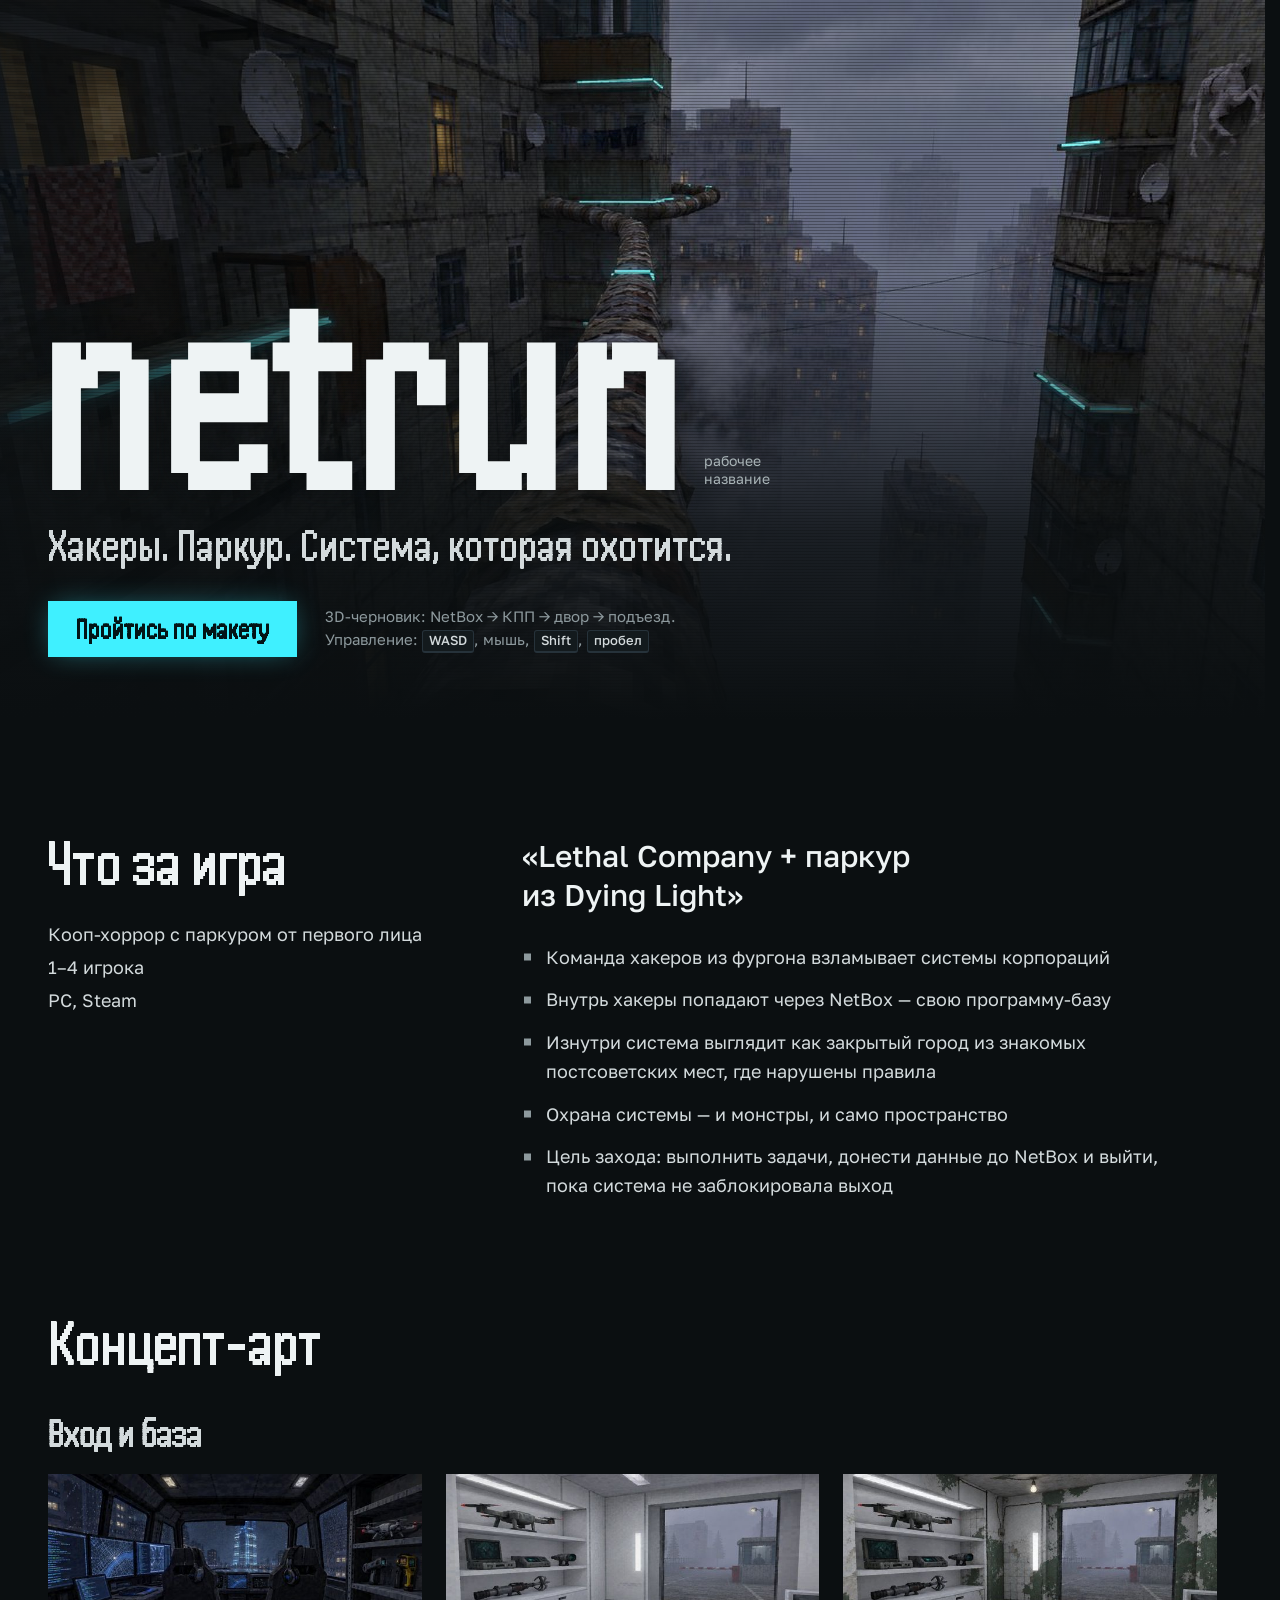
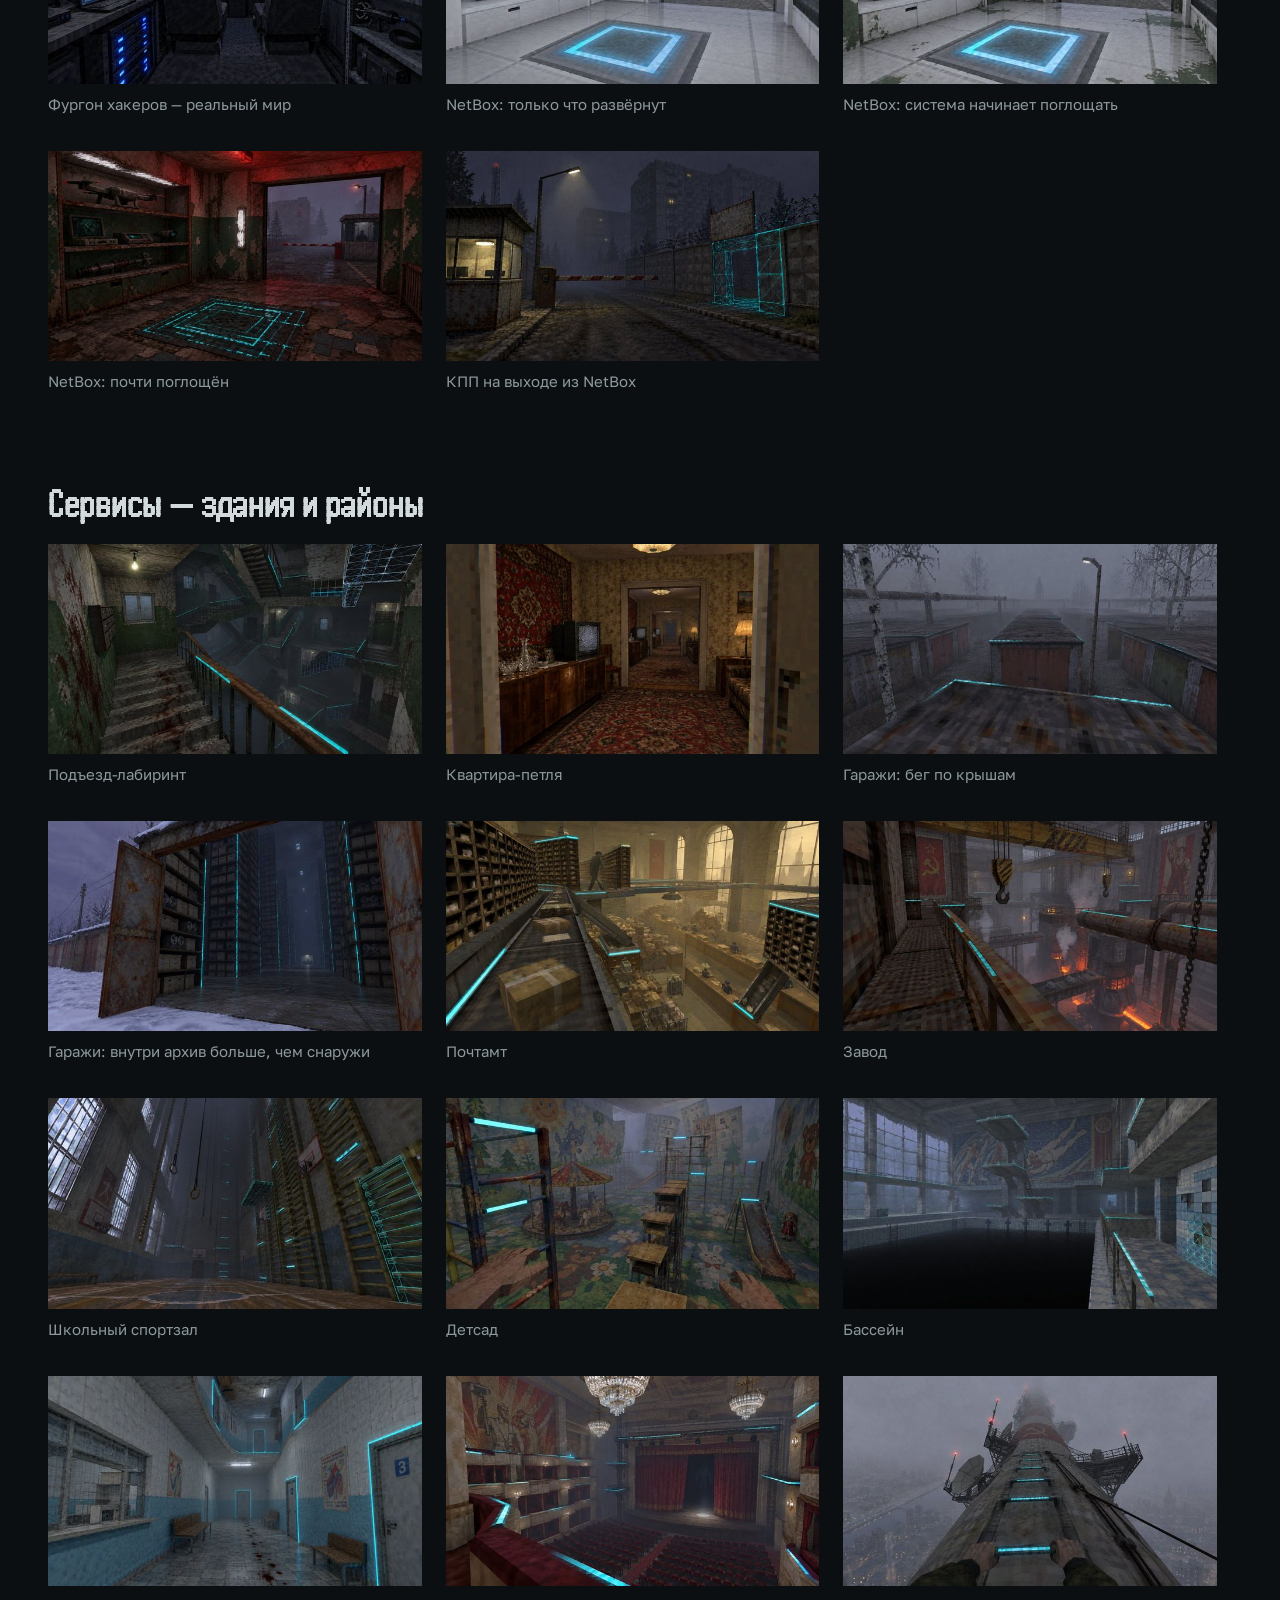
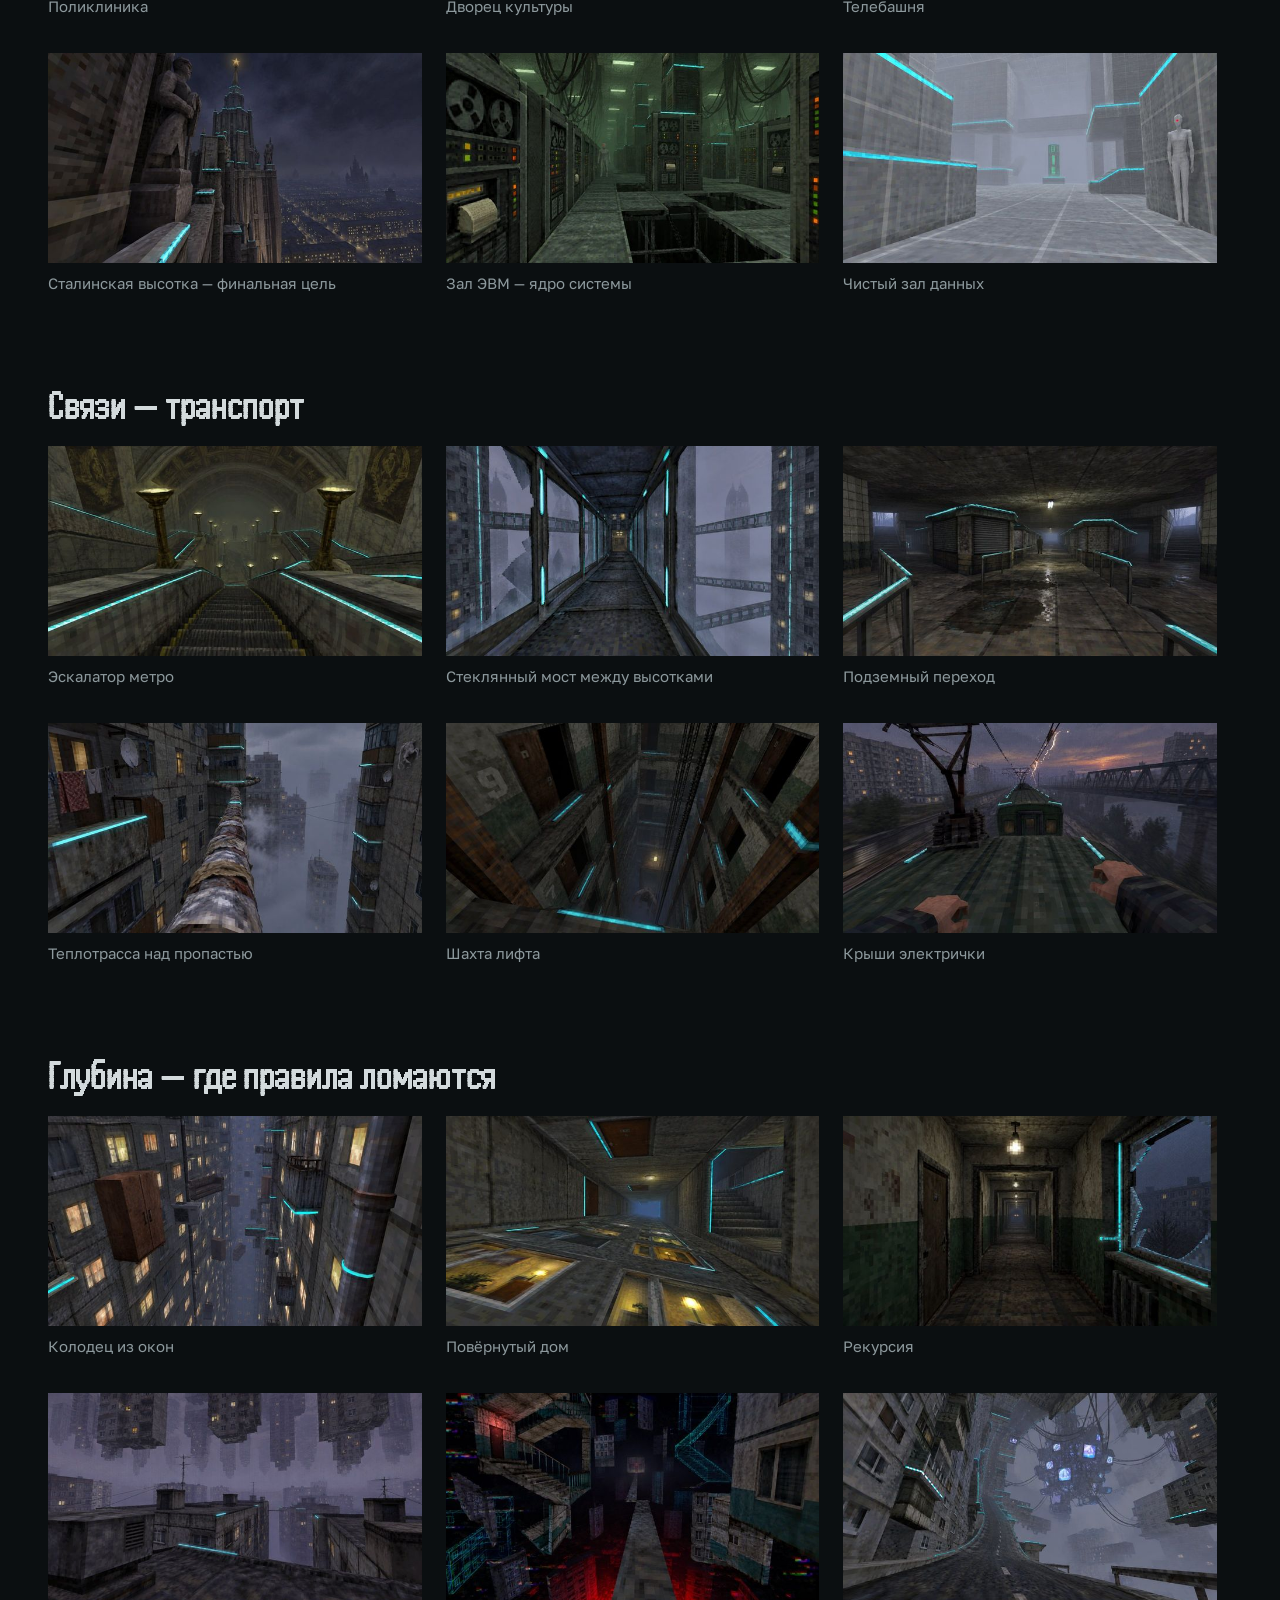
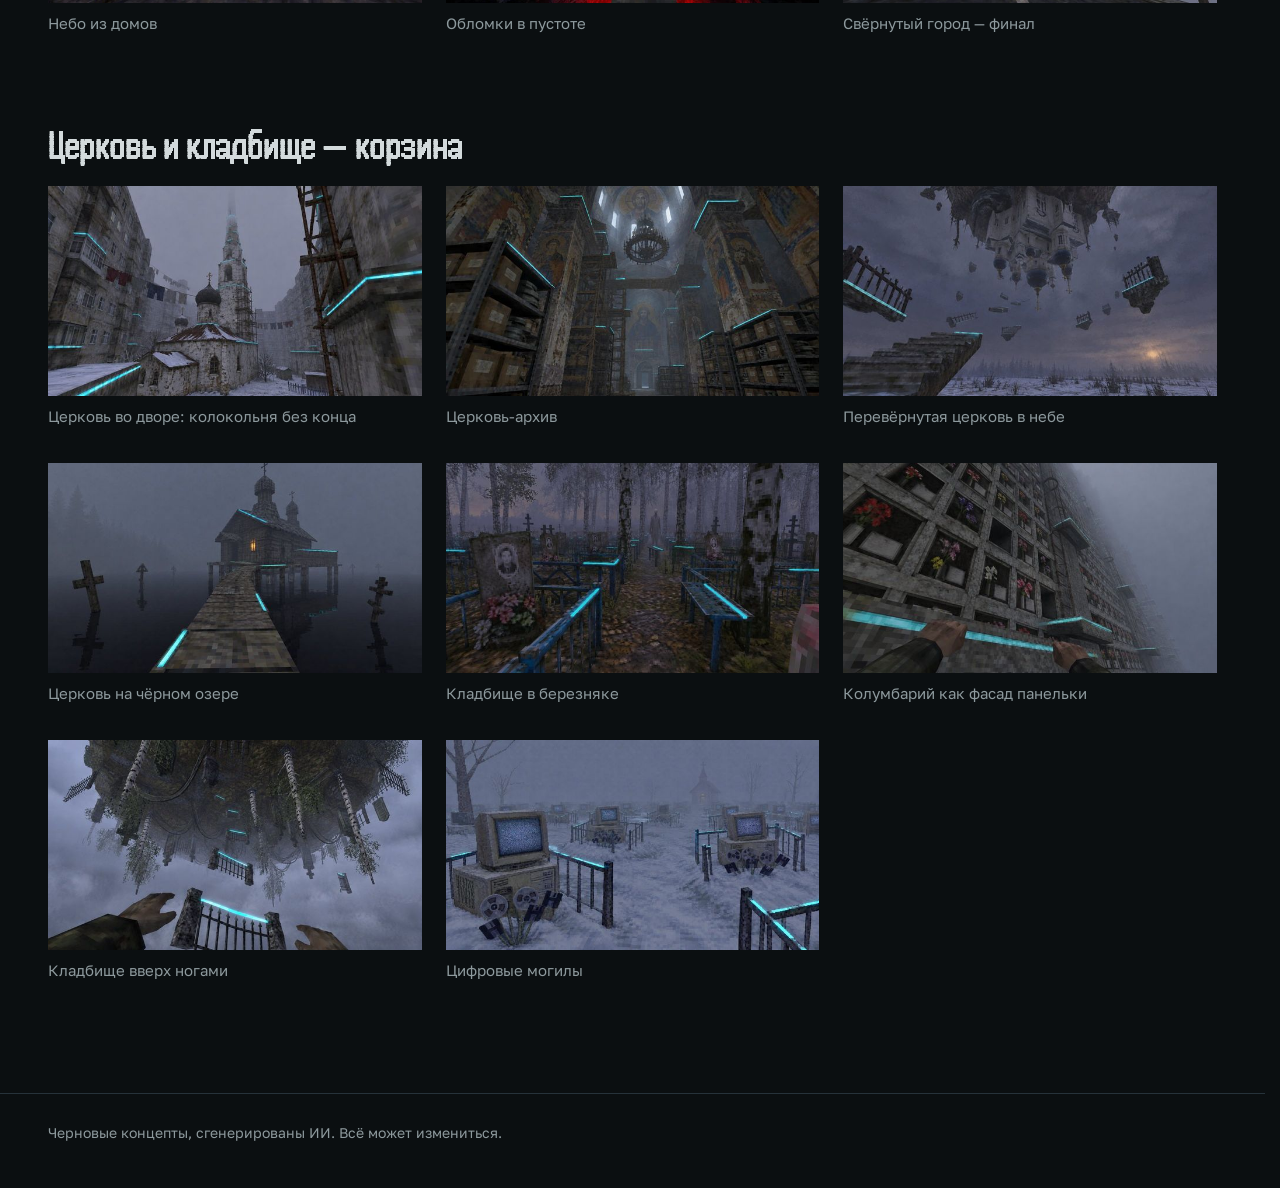
<file: index.html>
<!doctype html>
<html lang="ru">
<head>
  <meta charset="utf-8">
  <meta name="viewport" content="width=device-width, initial-scale=1">
  <meta name="robots" content="noindex, nofollow">
  <title>netrun</title>
  <meta name="description" content="Хакеры. Паркур. Система, которая охотится. Кооп-хоррор с паркуром от первого лица: концепт, концепт-арт и 3D-черновик.">
  <meta property="og:type" content="website">
  <meta property="og:title" content="netrun">
  <meta property="og:description" content="Хакеры. Паркур. Система, которая охотится.">
  <meta name="theme-color" content="#0b0f11">
  <link rel="icon" href="data:image/svg+xml,%3Csvg xmlns='http://www.w3.org/2000/svg' viewBox='0 0 16 16'%3E%3Crect width='16' height='16' fill='%230b0f11'/%3E%3Crect x='2' y='10' width='12' height='2' fill='%233ff0ff'/%3E%3C/svg%3E">
  <link rel="preconnect" href="https://fonts.googleapis.com">
  <link rel="preconnect" href="https://fonts.gstatic.com" crossorigin>
  <link rel="stylesheet" href="https://fonts.googleapis.com/css2?family=Golos+Text:wght@400..600&family=Handjet:wght@400..800&display=swap">
  <link rel="stylesheet" href="assets/style.css">
  <script src="assets/gallery.js" defer></script>
</head>
<body>
  <header class="hero">
    <div class="hero-art">
      <img src="images/g3_04_heating-pipes.jpg" width="1280" height="720" alt="Концепт-арт: теплотрасса над пропастью" fetchpriority="high">
    </div>
    <div class="hero-text wrap">
      <div class="title-row">
        <h1 class="wordmark">netrun</h1>
        <p class="working-title">рабочее название</p>
      </div>
      <p class="tagline">Хакеры. Паркур. Система, которая охотится.</p>
      <div class="cta-row">
        <a class="cta" href="mockup/index.html">Пройтись по макету</a>
        <p class="cta-note">
          <span>3D-черновик: NetBox&nbsp;→ КПП&nbsp;→ двор&nbsp;→ подъезд.</span>
          <span>Управление: <kbd>WASD</kbd>, мышь, <kbd>Shift</kbd>, <kbd>пробел</kbd></span>
        </p>
      </div>
    </div>
  </header>

  <main>
    <section class="intro wrap" aria-labelledby="about">
      <div class="intro-head">
        <h2 id="about">Что за игра</h2>
        <ul class="facts">
          <li>Кооп-хоррор с&nbsp;паркуром от&nbsp;первого лица</li>
          <li>1–4&nbsp;игрока</li>
          <li>PC, Steam</li>
        </ul>
      </div>
      <div class="intro-body">
        <p class="pitch">«Lethal&nbsp;Company&nbsp;+ паркур из&nbsp;Dying&nbsp;Light»</p>
        <ul class="story">
          <li>Команда хакеров из&nbsp;фургона взламывает системы корпораций</li>
          <li>Внутрь хакеры попадают через NetBox&nbsp;— свою программу-базу</li>
          <li>Изнутри система выглядит как закрытый город из&nbsp;знакомых постсоветских мест, где нарушены правила</li>
          <li>Охрана системы&nbsp;— и&nbsp;монстры, и&nbsp;само пространство</li>
          <li>Цель захода: выполнить задачи, донести данные до&nbsp;NetBox и&nbsp;выйти, пока система не&nbsp;заблокировала выход</li>
        </ul>
      </div>
    </section>

    <section class="gallery wrap" aria-labelledby="art">
      <h2 id="art">Концепт-арт</h2>
      <!-- gallery:start -->
      <section class="group" aria-labelledby="g-vhod">
        <h3 id="g-vhod">Вход и база</h3>
        <ul class="grid">
          <li><a class="shot" href="images/g1_01_van-modern.jpg"><img src="images/thumbs/g1_01_van-modern.jpg" width="640" height="360" alt="" loading="lazy" decoding="async"><span class="cap">Фургон хакеров&nbsp;— реальный мир</span></a></li>
          <li><a class="shot" href="images/g1_02_netbox-stage1.jpg"><img src="images/thumbs/g1_02_netbox-stage1.jpg" width="640" height="360" alt="" loading="lazy" decoding="async"><span class="cap">NetBox: только что развёрнут</span></a></li>
          <li><a class="shot" href="images/g1_03_netbox-stage2.jpg"><img src="images/thumbs/g1_03_netbox-stage2.jpg" width="640" height="360" alt="" loading="lazy" decoding="async"><span class="cap">NetBox: система начинает поглощать</span></a></li>
          <li><a class="shot" href="images/g1_04_netbox-stage3.jpg"><img src="images/thumbs/g1_04_netbox-stage3.jpg" width="640" height="360" alt="" loading="lazy" decoding="async"><span class="cap">NetBox: почти поглощён</span></a></li>
          <li><a class="shot" href="images/g1_05_e2-closed-city-checkpoint.jpg"><img src="images/thumbs/g1_05_e2-closed-city-checkpoint.jpg" width="640" height="360" alt="" loading="lazy" decoding="async"><span class="cap">КПП на выходе из NetBox</span></a></li>
        </ul>
      </section>
      <section class="group" aria-labelledby="g-servisy">
        <h3 id="g-servisy">Сервисы&nbsp;— здания и районы</h3>
        <ul class="grid">
          <li><a class="shot" href="images/g2_01_stairwell-labyrinth.jpg"><img src="images/thumbs/g2_01_stairwell-labyrinth.jpg" width="640" height="360" alt="" loading="lazy" decoding="async"><span class="cap">Подъезд-лабиринт</span></a></li>
          <li><a class="shot" href="images/g2_02_apartment-loop.jpg"><img src="images/thumbs/g2_02_apartment-loop.jpg" width="640" height="360" alt="" loading="lazy" decoding="async"><span class="cap">Квартира-петля</span></a></li>
          <li><a class="shot" href="images/g2_03_garage-roofs.jpg"><img src="images/thumbs/g2_03_garage-roofs.jpg" width="640" height="360" alt="" loading="lazy" decoding="async"><span class="cap">Гаражи: бег по крышам</span></a></li>
          <li><a class="shot" href="images/g2_04_l01-garage-archive.jpg"><img src="images/thumbs/g2_04_l01-garage-archive.jpg" width="640" height="360" alt="" loading="lazy" decoding="async"><span class="cap">Гаражи: внутри архив больше, чем снаружи</span></a></li>
          <li><a class="shot" href="images/g2_05_l02-post-office.jpg"><img src="images/thumbs/g2_05_l02-post-office.jpg" width="640" height="360" alt="" loading="lazy" decoding="async"><span class="cap">Почтамт</span></a></li>
          <li><a class="shot" href="images/g2_06_l03-factory.jpg"><img src="images/thumbs/g2_06_l03-factory.jpg" width="640" height="360" alt="" loading="lazy" decoding="async"><span class="cap">Завод</span></a></li>
          <li><a class="shot" href="images/g2_07_school-gym.jpg"><img src="images/thumbs/g2_07_school-gym.jpg" width="640" height="360" alt="" loading="lazy" decoding="async"><span class="cap">Школьный спортзал</span></a></li>
          <li><a class="shot" href="images/g2_08_l04-kindergarten.jpg"><img src="images/thumbs/g2_08_l04-kindergarten.jpg" width="640" height="360" alt="" loading="lazy" decoding="async"><span class="cap">Детсад</span></a></li>
          <li><a class="shot" href="images/g2_09_swimming-pool.jpg"><img src="images/thumbs/g2_09_swimming-pool.jpg" width="640" height="360" alt="" loading="lazy" decoding="async"><span class="cap">Бассейн</span></a></li>
          <li><a class="shot" href="images/g2_10_polyclinic-corridor.jpg"><img src="images/thumbs/g2_10_polyclinic-corridor.jpg" width="640" height="360" alt="" loading="lazy" decoding="async"><span class="cap">Поликлиника</span></a></li>
          <li><a class="shot" href="images/g2_11_l05-palace-of-culture.jpg"><img src="images/thumbs/g2_11_l05-palace-of-culture.jpg" width="640" height="360" alt="" loading="lazy" decoding="async"><span class="cap">Дворец культуры</span></a></li>
          <li><a class="shot" href="images/g2_12_l06-tv-tower.jpg"><img src="images/thumbs/g2_12_l06-tv-tower.jpg" width="640" height="360" alt="" loading="lazy" decoding="async"><span class="cap">Телебашня</span></a></li>
          <li><a class="shot" href="images/g2_13_l07-stalinist-skyscraper.jpg"><img src="images/thumbs/g2_13_l07-stalinist-skyscraper.jpg" width="640" height="360" alt="" loading="lazy" decoding="async"><span class="cap">Сталинская высотка&nbsp;— финальная цель</span></a></li>
          <li><a class="shot" href="images/g2_14_soviet-mainframes.jpg"><img src="images/thumbs/g2_14_soviet-mainframes.jpg" width="640" height="360" alt="" loading="lazy" decoding="async"><span class="cap">Зал ЭВМ&nbsp;— ядро системы</span></a></li>
          <li><a class="shot" href="images/g2_15_surface-data-hall.jpg"><img src="images/thumbs/g2_15_surface-data-hall.jpg" width="640" height="360" alt="" loading="lazy" decoding="async"><span class="cap">Чистый зал данных</span></a></li>
        </ul>
      </section>
      <section class="group" aria-labelledby="g-svyazi">
        <h3 id="g-svyazi">Связи&nbsp;— транспорт</h3>
        <ul class="grid">
          <li><a class="shot" href="images/g3_01_metro-escalator.jpg"><img src="images/thumbs/g3_01_metro-escalator.jpg" width="640" height="360" alt="" loading="lazy" decoding="async"><span class="cap">Эскалатор метро</span></a></li>
          <li><a class="shot" href="images/g3_02_l08-glass-skybridge.jpg"><img src="images/thumbs/g3_02_l08-glass-skybridge.jpg" width="640" height="360" alt="" loading="lazy" decoding="async"><span class="cap">Стеклянный мост между высотками</span></a></li>
          <li><a class="shot" href="images/g3_03_l09-underpass.jpg"><img src="images/thumbs/g3_03_l09-underpass.jpg" width="640" height="360" alt="" loading="lazy" decoding="async"><span class="cap">Подземный переход</span></a></li>
          <li><a class="shot" href="images/g3_04_heating-pipes.jpg"><img src="images/thumbs/g3_04_heating-pipes.jpg" width="640" height="360" alt="" loading="lazy" decoding="async"><span class="cap">Теплотрасса над пропастью</span></a></li>
          <li><a class="shot" href="images/g3_05_l10-elevator-shaft.jpg"><img src="images/thumbs/g3_05_l10-elevator-shaft.jpg" width="640" height="360" alt="" loading="lazy" decoding="async"><span class="cap">Шахта лифта</span></a></li>
          <li><a class="shot" href="images/g3_06_l11-train-roofs.jpg"><img src="images/thumbs/g3_06_l11-train-roofs.jpg" width="640" height="360" alt="" loading="lazy" decoding="async"><span class="cap">Крыши электрички</span></a></li>
        </ul>
      </section>
      <section class="group" aria-labelledby="g-glubina">
        <h3 id="g-glubina">Глубина&nbsp;— где правила ломаются</h3>
        <ul class="grid">
          <li><a class="shot" href="images/g4_01_l12-window-canyon.jpg"><img src="images/thumbs/g4_01_l12-window-canyon.jpg" width="640" height="360" alt="" loading="lazy" decoding="async"><span class="cap">Колодец из окон</span></a></li>
          <li><a class="shot" href="images/g4_02_l13-sideways-house.jpg"><img src="images/thumbs/g4_02_l13-sideways-house.jpg" width="640" height="360" alt="" loading="lazy" decoding="async"><span class="cap">Повёрнутый дом</span></a></li>
          <li><a class="shot" href="images/g4_03_l14-recursive-corridor.jpg"><img src="images/thumbs/g4_03_l14-recursive-corridor.jpg" width="640" height="360" alt="" loading="lazy" decoding="async"><span class="cap">Рекурсия</span></a></li>
          <li><a class="shot" href="images/g4_04_inverted-blocks-sky.jpg"><img src="images/thumbs/g4_04_inverted-blocks-sky.jpg" width="640" height="360" alt="" loading="lazy" decoding="async"><span class="cap">Небо из домов</span></a></li>
          <li><a class="shot" href="images/g4_05_deep-system-void.jpg"><img src="images/thumbs/g4_05_deep-system-void.jpg" width="640" height="360" alt="" loading="lazy" decoding="async"><span class="cap">Обломки в пустоте</span></a></li>
          <li><a class="shot" href="images/g4_06_l15-curled-city.jpg"><img src="images/thumbs/g4_06_l15-curled-city.jpg" width="640" height="360" alt="" loading="lazy" decoding="async"><span class="cap">Свёрнутый город&nbsp;— финал</span></a></li>
        </ul>
      </section>
      <section class="group" aria-labelledby="g-cerkov">
        <h3 id="g-cerkov">Церковь и кладбище&nbsp;— корзина</h3>
        <ul class="grid">
          <li><a class="shot" href="images/g5_01_church-courtyard-belltower.jpg"><img src="images/thumbs/g5_01_church-courtyard-belltower.jpg" width="640" height="360" alt="" loading="lazy" decoding="async"><span class="cap">Церковь во дворе: колокольня без конца</span></a></li>
          <li><a class="shot" href="images/g5_02_church-archive-interior.jpg"><img src="images/thumbs/g5_02_church-archive-interior.jpg" width="640" height="360" alt="" loading="lazy" decoding="async"><span class="cap">Церковь-архив</span></a></li>
          <li><a class="shot" href="images/g5_03_church-upside-down-sky.jpg"><img src="images/thumbs/g5_03_church-upside-down-sky.jpg" width="640" height="360" alt="" loading="lazy" decoding="async"><span class="cap">Перевёрнутая церковь в небе</span></a></li>
          <li><a class="shot" href="images/g5_04_church-black-lake.jpg"><img src="images/thumbs/g5_04_church-black-lake.jpg" width="640" height="360" alt="" loading="lazy" decoding="async"><span class="cap">Церковь на чёрном озере</span></a></li>
          <li><a class="shot" href="images/g5_05_cemetery-birch-fences.jpg"><img src="images/thumbs/g5_05_cemetery-birch-fences.jpg" width="640" height="360" alt="" loading="lazy" decoding="async"><span class="cap">Кладбище в березняке</span></a></li>
          <li><a class="shot" href="images/g5_06_cemetery-columbarium-wall.jpg"><img src="images/thumbs/g5_06_cemetery-columbarium-wall.jpg" width="640" height="360" alt="" loading="lazy" decoding="async"><span class="cap">Колумбарий как фасад панельки</span></a></li>
          <li><a class="shot" href="images/g5_07_cemetery-hanging-earth.jpg"><img src="images/thumbs/g5_07_cemetery-hanging-earth.jpg" width="640" height="360" alt="" loading="lazy" decoding="async"><span class="cap">Кладбище вверх ногами</span></a></li>
          <li><a class="shot" href="images/g5_08_cemetery-crt-graves.jpg"><img src="images/thumbs/g5_08_cemetery-crt-graves.jpg" width="640" height="360" alt="" loading="lazy" decoding="async"><span class="cap">Цифровые могилы</span></a></li>
        </ul>
      </section>
      <!-- gallery:end -->
    </section>
  </main>

  <footer class="foot">
    <div class="wrap">
      <p>Черновые концепты, сгенерированы ИИ. Всё может измениться.</p>
    </div>
  </footer>

  <dialog class="lb" id="lightbox" aria-label="Концепт-арт">
    <figure class="lb-figure">
      <img class="lb-img" alt="" width="1280" height="720">
      <figcaption class="lb-cap" aria-live="polite">
        <span class="lb-title"></span>
        <span class="lb-meta"><span class="lb-group"></span><span class="lb-count"></span></span>
      </figcaption>
    </figure>
    <button class="lb-btn lb-close" type="button" aria-label="Закрыть" autofocus>
      <svg viewBox="0 0 24 24" aria-hidden="true"><path d="M5 5l14 14M19 5L5 19"/></svg>
    </button>
    <button class="lb-btn lb-prev" type="button" aria-label="Предыдущий кадр">
      <svg viewBox="0 0 24 24" aria-hidden="true"><path d="M15 4l-8 8 8 8"/></svg>
    </button>
    <button class="lb-btn lb-next" type="button" aria-label="Следующий кадр">
      <svg viewBox="0 0 24 24" aria-hidden="true"><path d="M9 4l8 8-8 8"/></svg>
    </button>
  </dialog>
</body>
</html>
</file>
<file: assets/style.css>
/* netrun showcase.
   Rule of the page, borrowed from the game: cyan marks only what you can grab
   (links, buttons, thumbnails). Everything else stays fog-grey. */

:root {
  --bg: #0b0f11;        /* night fog in the stairwell */
  --surface: #131a1d;   /* concrete in shadow */
  --rule: #26323a;      /* old stairwell paint */
  --text: #d3dadc;      /* fog */
  --bright: #eef3f4;    /* lit window */
  --muted: #8d999d;     /* bare concrete */
  --grab: #3ff0ff;      /* grabbable edge */
  --grab-glow: rgba(63, 240, 255, 0.45);
  --on-grab: #031416;

  --display: "Handjet", "Arial Narrow", sans-serif;
  --body: "Golos Text", system-ui, -apple-system, "Segoe UI", Roboto, sans-serif;

  --pad: 16px;
  --maxw: 1200px;
  --section: clamp(64px, 9vw, 112px);

  color-scheme: dark;
}

@media (min-width: 720px) { :root { --pad: 32px; } }
@media (min-width: 1100px) { :root { --pad: 48px; } }

*, *::before, *::after { box-sizing: border-box; }

html {
  background: var(--bg);
  scrollbar-gutter: stable;
  -webkit-text-size-adjust: 100%;
  text-size-adjust: 100%;
}

body {
  margin: 0;
  background: var(--bg);
  color: var(--text);
  font: 400 17px/1.6 var(--body);
  -webkit-font-smoothing: antialiased;
  -moz-osx-font-smoothing: grayscale;
}

@media (min-width: 720px) { body { font-size: 18px; } }

img { display: block; max-width: 100%; height: auto; }

h1, h2, h3 { text-wrap: balance; }
p, li { text-wrap: pretty; }

:focus-visible { outline: 2px solid var(--grab); outline-offset: 3px; }

.wrap {
  width: 100%;
  max-width: calc(var(--maxw) + 2 * var(--pad));
  margin-inline: auto;
  padding-inline: var(--pad);
}

/* ---------- hero ---------- */

.hero { position: relative; isolation: isolate; }

.hero-art {
  position: relative;
  z-index: -1;
  height: clamp(220px, 50svh, 560px);
  overflow: hidden;
  background: var(--surface);
}

.hero-art img {
  width: 100%;
  height: 100%;
  object-fit: cover;
  object-position: 46% 40%;
}

/* CRT scanlines, image only — never over the text */
.hero-art::before {
  content: "";
  position: absolute;
  inset: 0;
  background: repeating-linear-gradient(to bottom, transparent 0 2px, rgba(0, 0, 0, 0.28) 2px 3px);
}

/* fade the picture into the page */
.hero-art::after {
  content: "";
  position: absolute;
  inset: 0;
  background: linear-gradient(to top, var(--bg) 0, rgba(11, 15, 17, 0.72) 24%, rgba(11, 15, 17, 0) 56%);
}

.hero-text { margin-top: -72px; }

.title-row {
  display: flex;
  align-items: flex-end; /* fallback for browsers without last-baseline */
  align-items: last baseline;
  gap: 8px 18px;
}

.wordmark {
  margin: 0;
  margin-left: -0.024em; /* optical: the n's side bearing */
  font: 750 clamp(120px, min(31vw, 40svh), 288px)/0.8 var(--display);
  color: var(--bright);
  text-shadow: 0 2px 24px rgba(11, 15, 17, 0.6);
}

.working-title {
  margin: 0;
  max-width: 6.5em;
  font-size: 14px;
  line-height: 1.3;
  color: #a9b4b7; /* a step lighter than --muted: it sits over the picture */
}

.tagline {
  margin: 14px 0 0;
  font: 500 clamp(30px, 6.2vw, 46px)/1.05 var(--display);
  color: var(--text);
}

.cta-row {
  display: flex;
  flex-wrap: wrap;
  align-items: center;
  gap: 16px 28px;
  margin-top: 32px;
}

.cta {
  display: inline-flex;
  align-items: center;
  min-height: 56px;
  padding: 0 28px 2px;
  background: var(--grab);
  color: var(--on-grab);
  font: 650 29px/1 var(--display);
  text-decoration: none;
  box-shadow: 0 0 28px -6px var(--grab-glow);
}

.cta:hover { box-shadow: 0 0 40px 0 var(--grab-glow); }
.cta:active { transform: translateY(1px); }
.cta:focus-visible { outline-color: var(--bright); outline-offset: 4px; }

.cta-note {
  margin: 0;
  font-size: 15px;
  line-height: 1.55;
  color: var(--muted);
}

.cta-note span { display: block; }

kbd {
  display: inline-block;
  padding: 1px 6px 2px;
  border: 1px solid var(--rule);
  border-bottom-width: 2px;
  border-radius: 3px;
  background: var(--surface);
  color: var(--text);
  font: 500 0.87em/1.3 var(--body);
  white-space: nowrap;
}

@media (min-width: 900px) {
  .hero {
    display: flex;
    align-items: flex-end;
    min-height: min(80svh, 860px);
  }

  .hero-art {
    position: absolute;
    inset: 0;
    height: auto;
  }

  .hero-art::after {
    background:
      linear-gradient(to top, var(--bg) 0, rgba(11, 15, 17, 0.8) 26%, rgba(11, 15, 17, 0) 62%),
      linear-gradient(to right, rgba(11, 15, 17, 0.72) 0, rgba(11, 15, 17, 0) 58%);
  }

  .hero-text {
    margin-top: 0;
    padding-bottom: clamp(40px, 7vh, 80px);
  }
}

/* ---------- sections ---------- */

h2 {
  margin: 0 0 24px;
  font: 600 clamp(42px, 6vw, 64px)/1 var(--display);
  color: var(--bright);
}

.intro { padding-top: var(--section); }

.facts {
  margin: 0;
  padding: 0;
  list-style: none;
  color: var(--text);
}

.facts li + li { margin-top: 4px; }

.pitch {
  margin: 32px 0 0;
  max-width: 22ch;
  font-size: clamp(23px, 3vw, 30px);
  font-weight: 500;
  line-height: 1.3;
  color: var(--bright);
}

.story {
  display: grid;
  gap: 14px;
  max-width: 60ch;
  margin: 28px 0 0;
  padding: 0;
  list-style: none;
}

.story li {
  position: relative;
  padding-left: 24px;
}

.story li::before {
  content: "";
  position: absolute;
  left: 2px;
  top: 0.8em;
  width: 7px;
  height: 7px;
  background: var(--muted);
  transform: translateY(-50%);
}

@media (min-width: 900px) {
  .intro {
    display: grid;
    grid-template-columns: 4fr 7fr;
    gap: 0 clamp(40px, 6vw, 96px);
    align-items: start;
  }

  .pitch { margin-top: 0.15em; }
}

/* ---------- gallery ---------- */

.gallery { padding-block: var(--section); }

.gallery h2 { margin-bottom: 36px; }

.group + .group { margin-top: clamp(56px, 7vw, 96px); }

.group h3 {
  margin: 0 0 20px;
  font: 600 clamp(30px, 3.6vw, 40px)/1.05 var(--display);
  color: var(--text);
}

.grid {
  display: grid;
  grid-template-columns: 1fr;
  gap: 28px 20px;
  margin: 0;
  padding: 0;
  list-style: none;
}

@media (min-width: 640px) { .grid { grid-template-columns: repeat(2, minmax(0, 1fr)); } }
@media (min-width: 1100px) { .grid { grid-template-columns: repeat(3, minmax(0, 1fr)); gap: 36px 24px; } }

.shot {
  position: relative;
  display: block;
  color: inherit;
  text-decoration: none;
}

.shot img {
  width: 100%;
  aspect-ratio: 16 / 9;
  object-fit: cover;
  background: var(--surface);
}

/* the grabbable edge: lights up along the top of the frame */
.shot::before {
  content: "";
  position: absolute;
  z-index: 1;
  top: 0;
  left: 0;
  right: 0;
  height: 3px;
  background: var(--grab);
  box-shadow: 0 0 14px 1px var(--grab-glow);
  opacity: 0;
}

.shot:hover::before,
.shot:focus-visible::before { opacity: 1; }

.shot .cap {
  display: block;
  margin-top: 10px;
  font-size: 15px;
  line-height: 1.4;
  color: var(--muted);
}

.shot:hover .cap,
.shot:focus-visible .cap { color: var(--text); }

/* ---------- footer ---------- */

.foot {
  border-top: 1px solid var(--rule);
  padding-block: 28px 44px;
  font-size: 14px;
  color: var(--muted);
}

.foot p { margin: 0; }

/* ---------- lightbox ---------- */

html.lb-open { overflow: hidden; }

.lb {
  position: fixed;
  inset: 0;
  width: 100%;
  height: 100%;
  max-width: none;
  max-height: none;
  margin: 0;
  padding: 0;
  border: 0;
  overflow: hidden;
  background: rgba(6, 9, 10, 0.97);
  color: var(--text);
}

.lb[open] { display: grid; place-items: center; }
.lb::backdrop { background: rgba(6, 9, 10, 0.85); }

.lb-figure {
  display: grid;
  justify-items: center;
  align-content: center;
  gap: 14px;
  width: 100%;
  height: 100%;
  margin: 0;
  padding: 72px 0 96px; /* phones: picture edge to edge, buttons below */
}

.lb-img {
  width: auto;
  max-width: min(100%, 1280px);
  max-height: calc(100svh - 72px - 96px - 72px);
  object-fit: contain;
  background: var(--surface);
}

.lb-img.is-loading { opacity: 0.35; }

.lb-cap {
  display: grid;
  gap: 2px;
  justify-items: center;
  padding-inline: 16px;
  text-align: center;
}

.lb-title { font-size: 17px; color: var(--bright); }

.lb-meta {
  display: flex;
  flex-wrap: wrap;
  justify-content: center;
  gap: 0 14px;
  font-size: 14px;
  color: var(--muted);
}

.lb-btn {
  position: absolute;
  display: grid;
  place-items: center;
  width: 52px;
  height: 52px;
  padding: 0;
  border: 1px solid var(--rule);
  background: rgba(11, 15, 17, 0.7);
  color: var(--grab);
  cursor: pointer;
}

.lb-btn svg {
  width: 24px;
  height: 24px;
  fill: none;
  stroke: currentColor;
  stroke-width: 2.5;
  stroke-linecap: square;
}

.lb-btn:hover { border-color: var(--grab); box-shadow: 0 0 18px -4px var(--grab-glow); }

.lb-close { top: 8px; right: 8px; }
.lb-prev, .lb-next { bottom: 20px; }
.lb-prev { left: 16px; }
.lb-next { right: 16px; }

/* wide screens and phones held sideways: buttons at the sides */
@media (min-width: 900px), (orientation: landscape) and (max-height: 560px) {
  .lb-figure { padding: 16px 76px; }
  .lb-img { max-height: calc(100svh - 32px - 72px); }
  .lb-prev, .lb-next { top: 50%; bottom: auto; transform: translateY(-50%); }
  .lb-prev { left: 12px; }
  .lb-next { right: 12px; }
}

@media (min-width: 900px) {
  .lb-figure { padding: 64px 96px 40px; }
  .lb-img { max-height: calc(100svh - 64px - 40px - 72px); }
  .lb-prev { left: 24px; }
  .lb-next { right: 24px; }
  .lb-close { top: 16px; right: 24px; }
}

/* ---------- motion, only in answer to the visitor ---------- */

@media (prefers-reduced-motion: no-preference) {
  .cta { transition: box-shadow 0.2s, transform 0.1s; }
  .shot::before { transition: opacity 0.15s; }
  .lb-img { transition: opacity 0.15s; }
}
</file>
